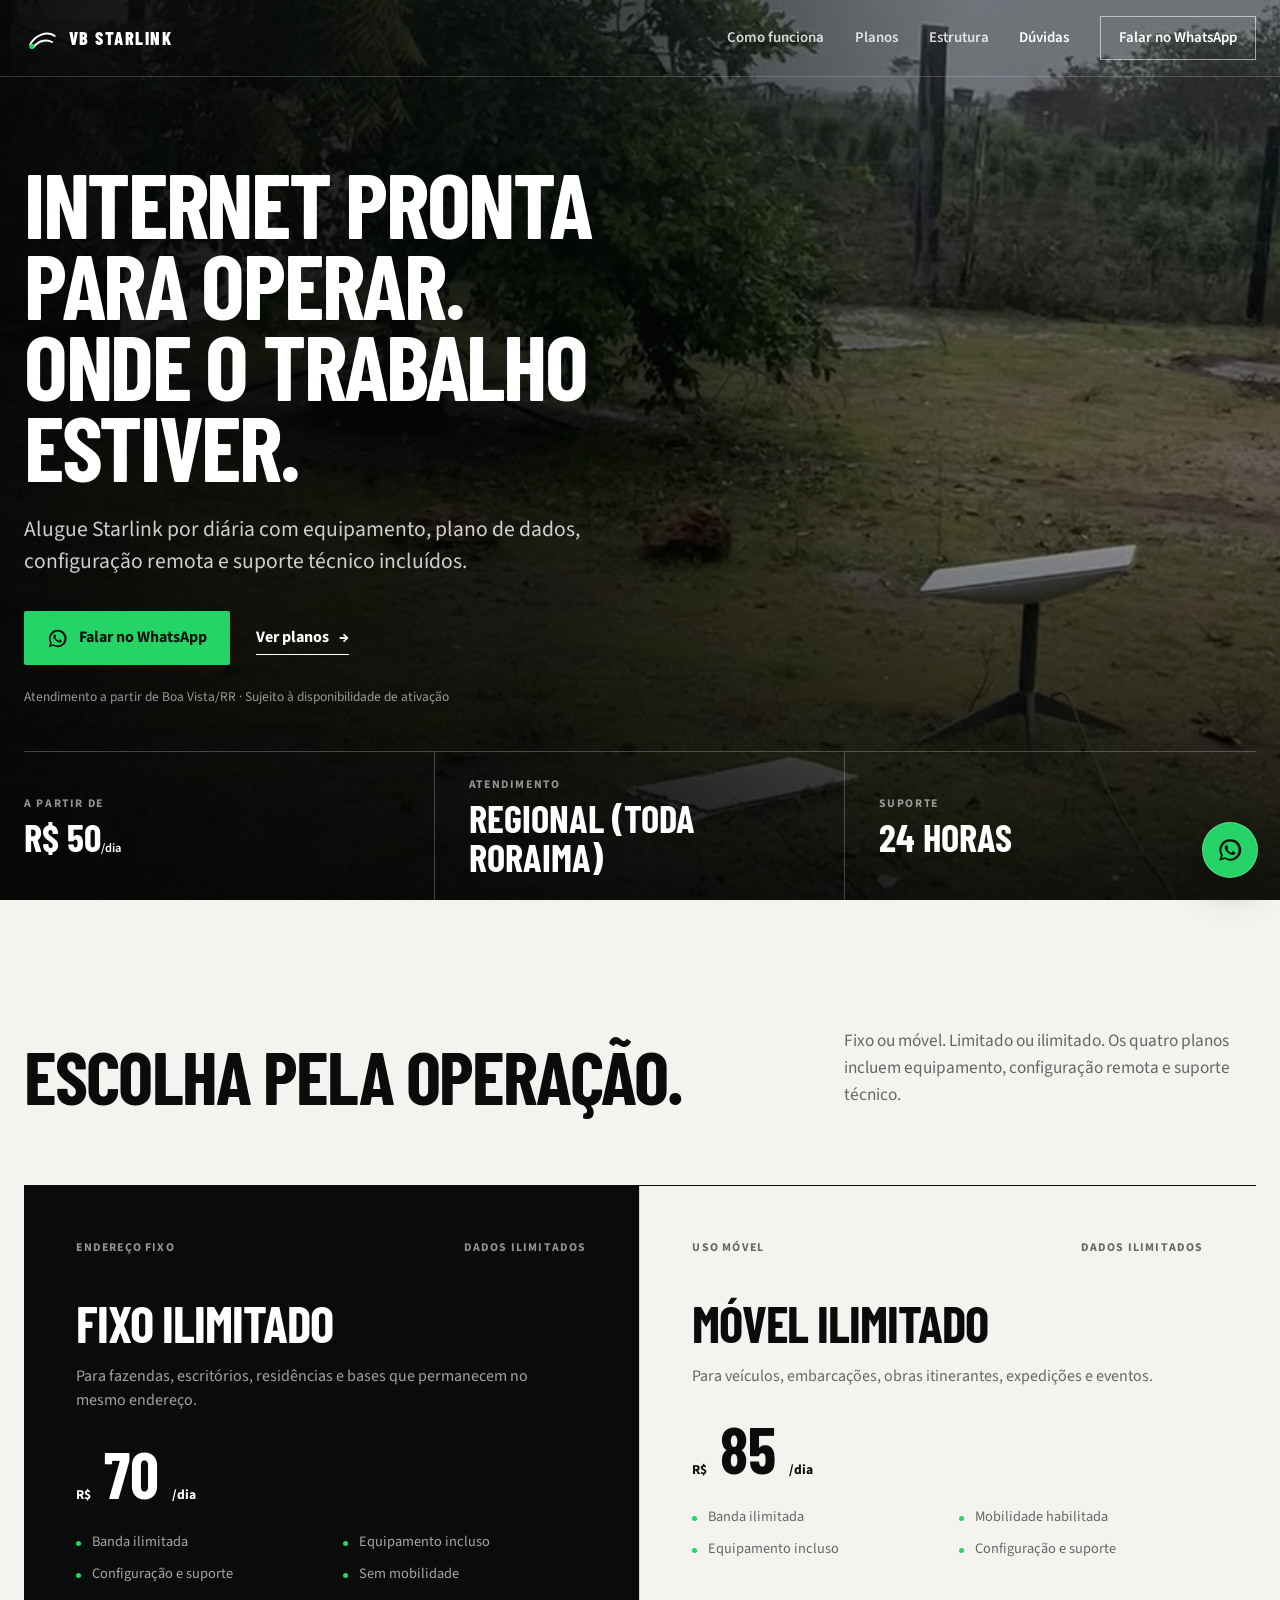
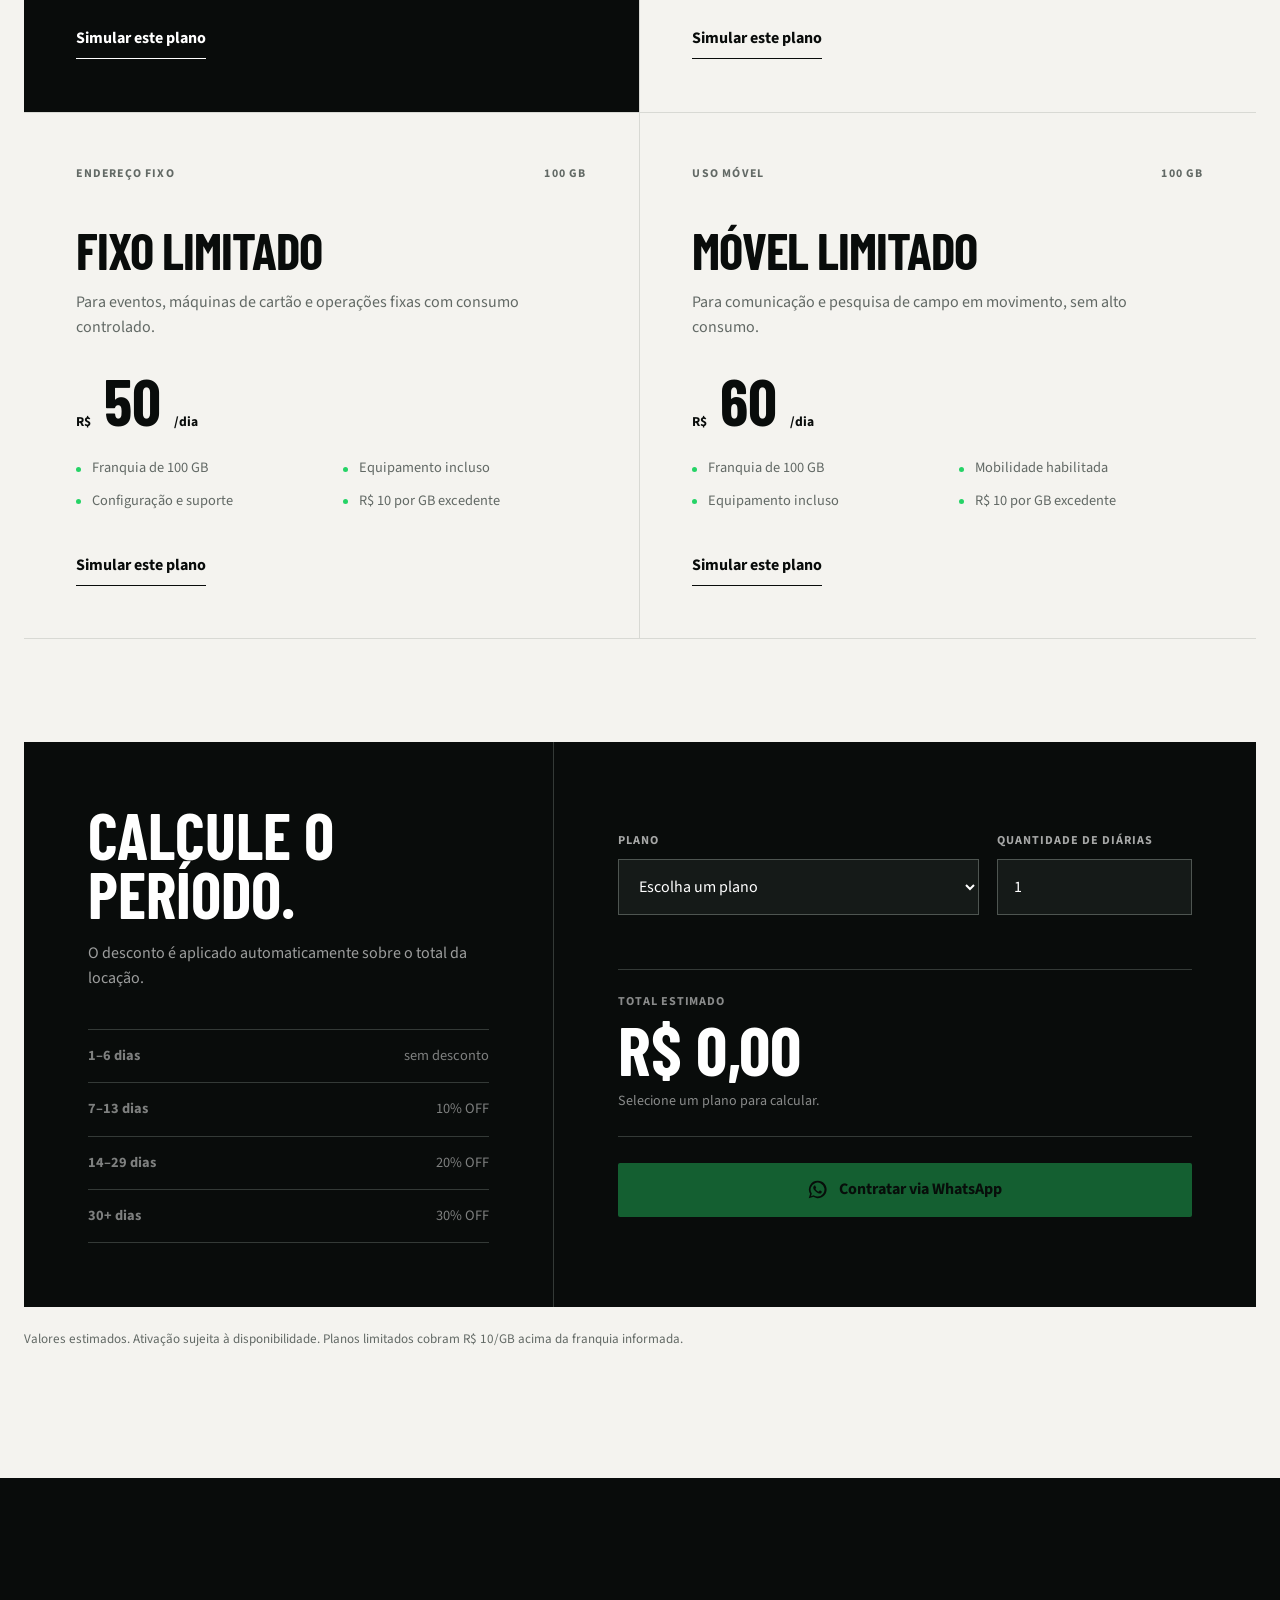
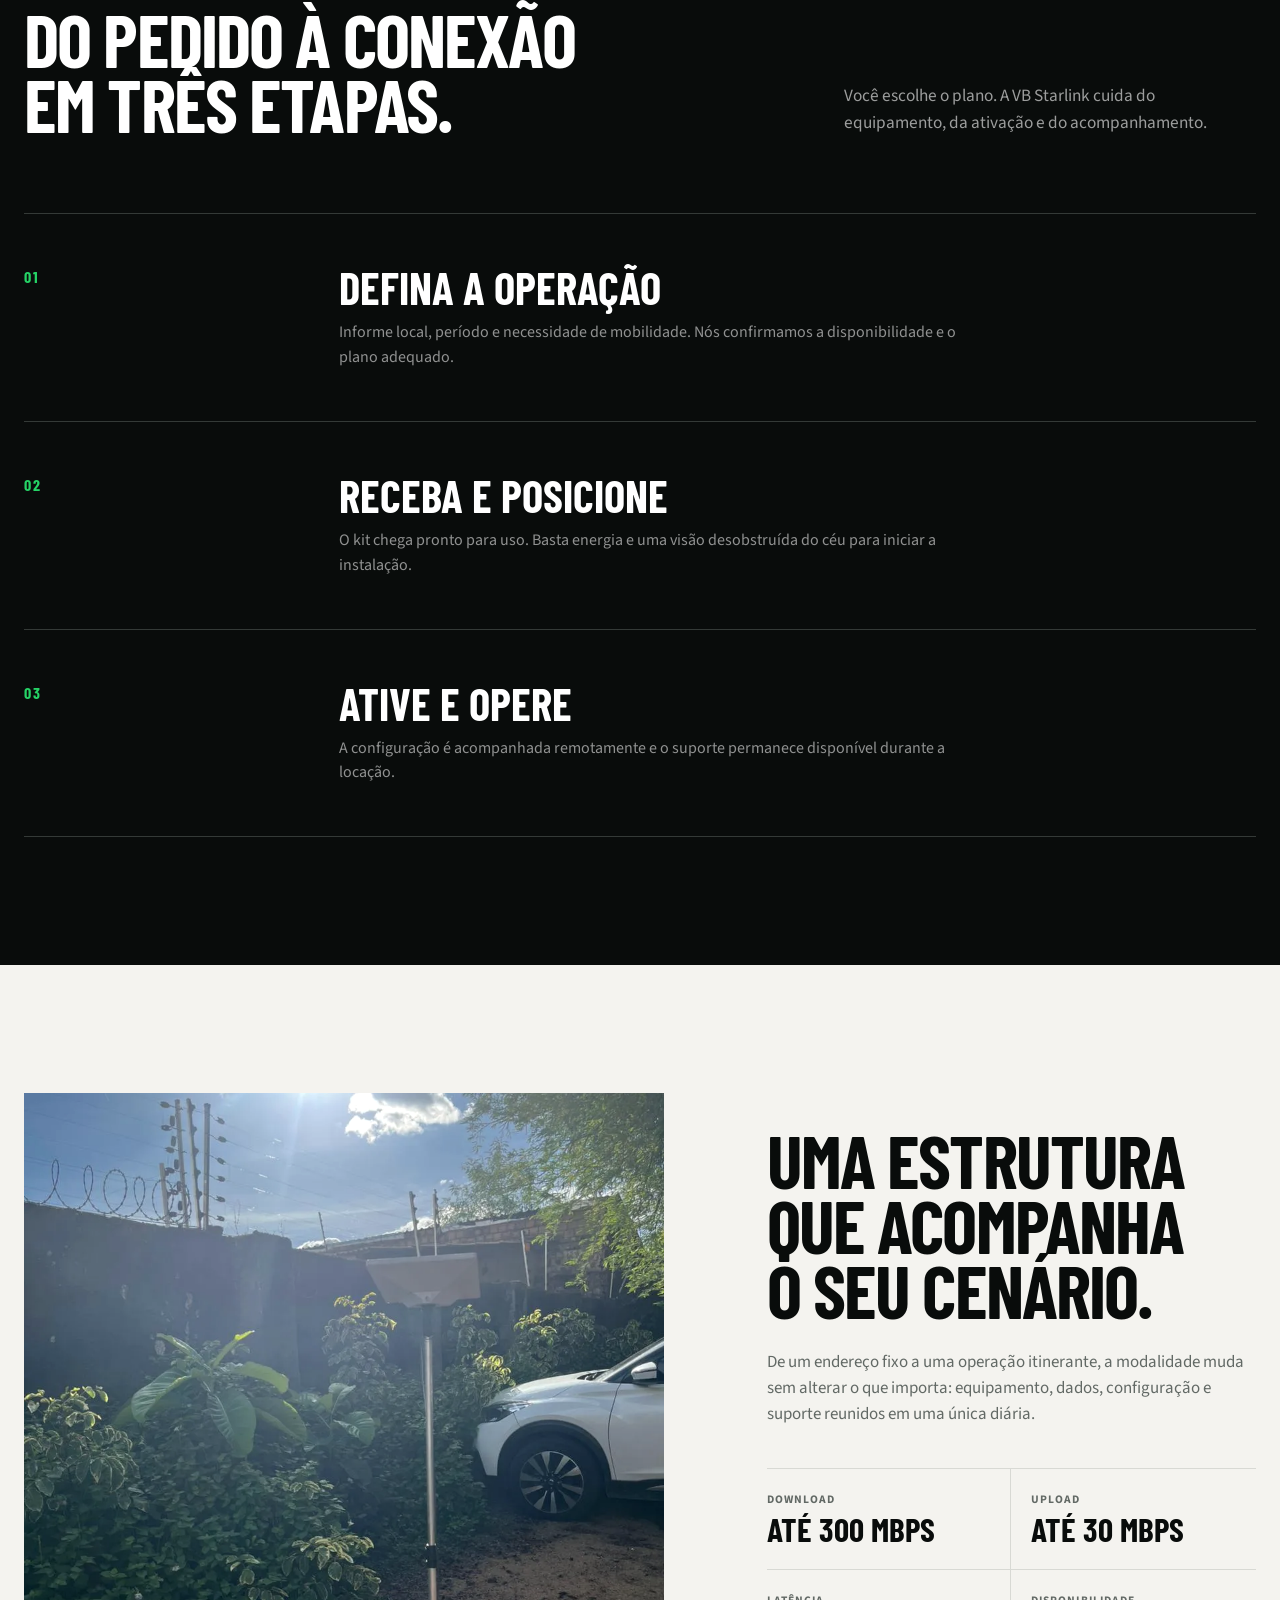
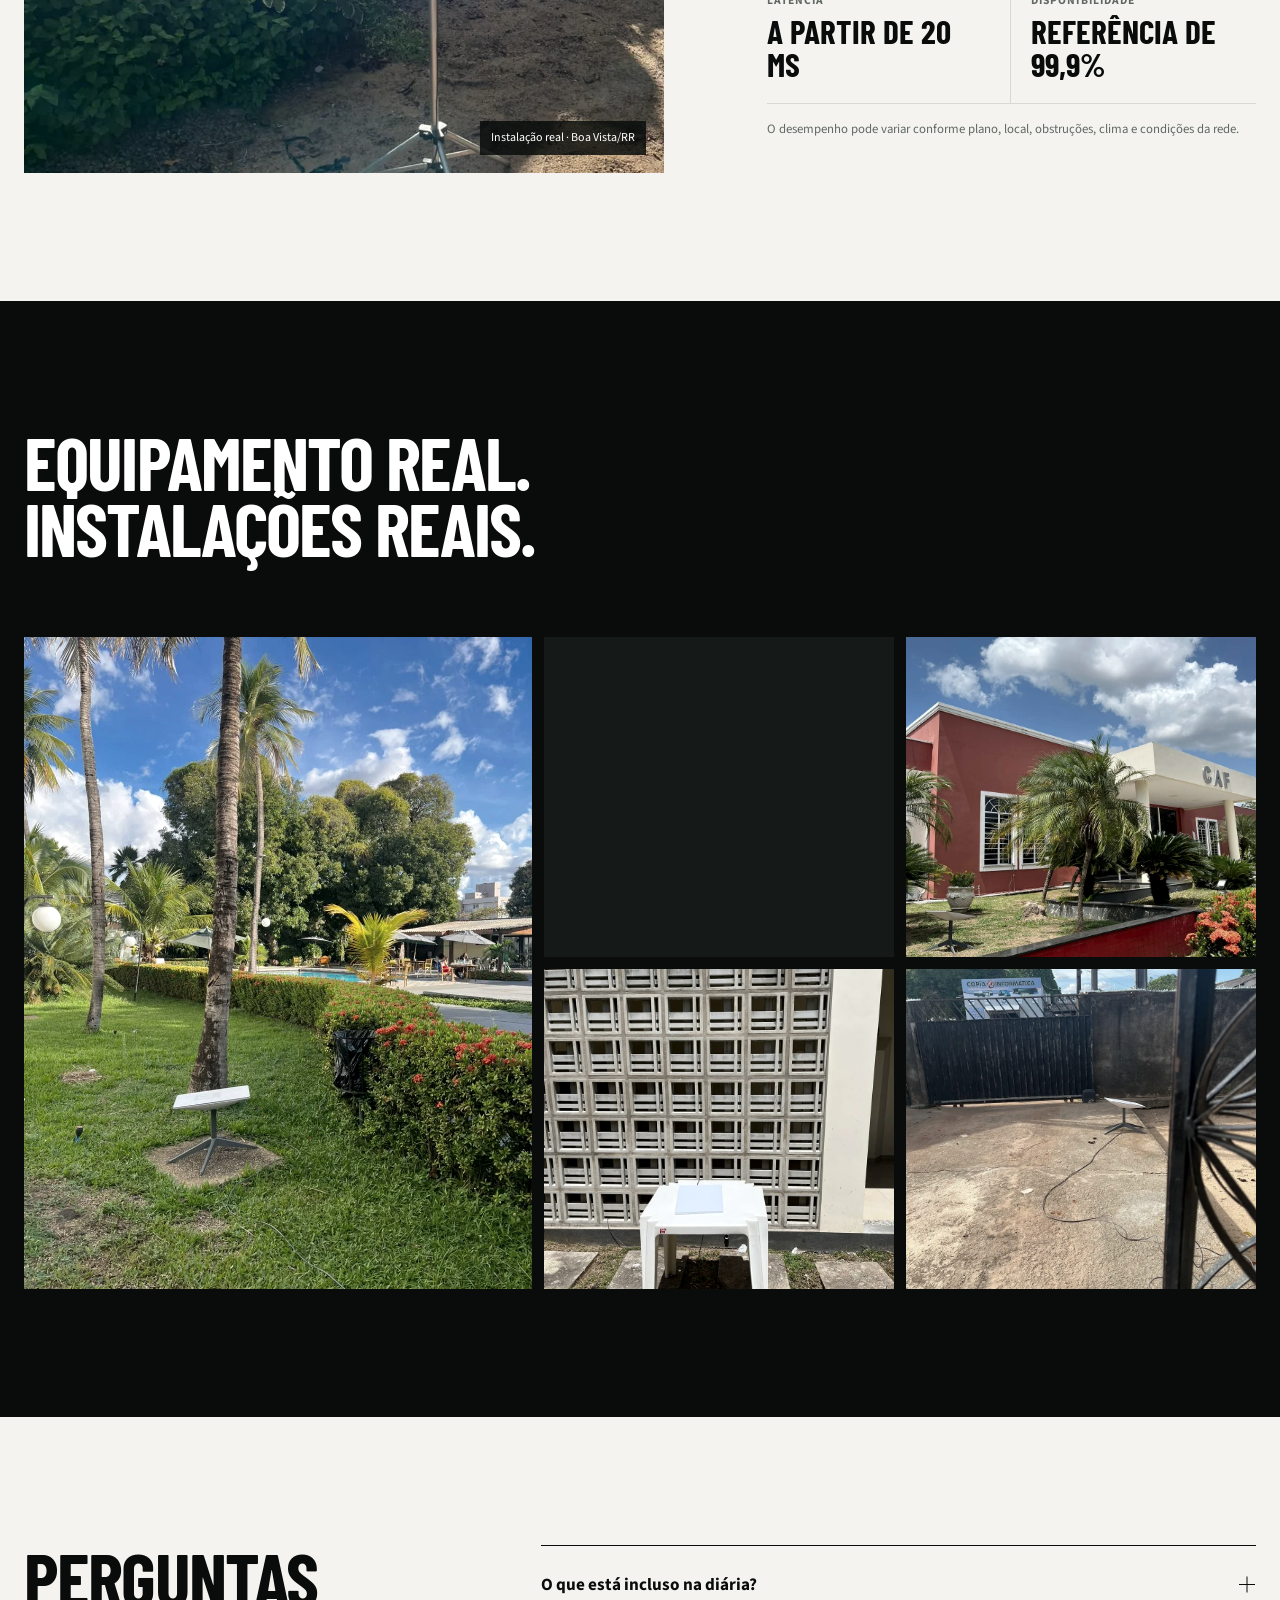
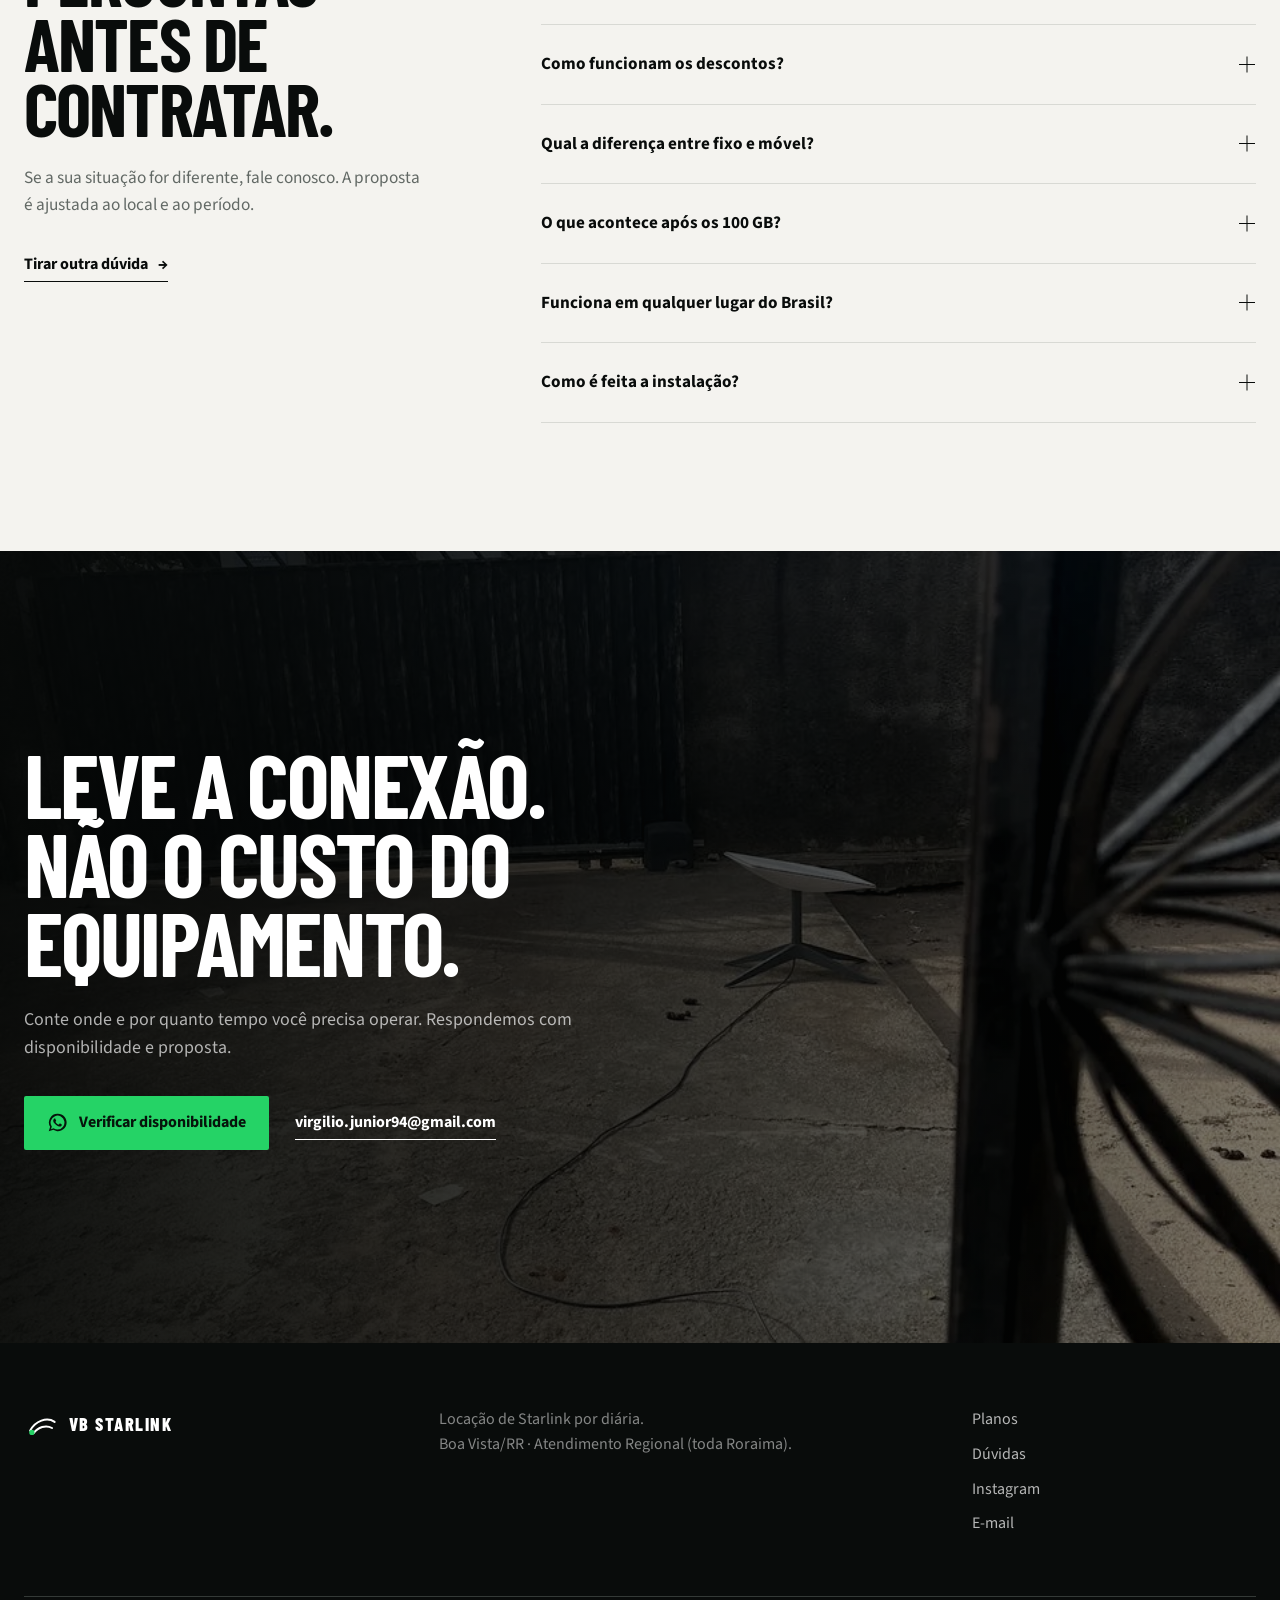
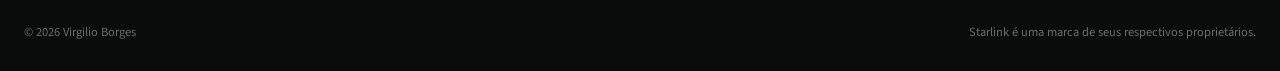
<file: index.html>
<!DOCTYPE html>
<html lang="pt-BR">
<head>
  <meta charset="UTF-8">
  <meta name="viewport" content="width=device-width, initial-scale=1">
  <title>VB Starlink | Locação de internet via satélite</title>
  <meta name="description" content="Alugue Starlink por diária com equipamento, plano de dados, configuração e suporte. Planos fixos e móveis a partir de R$ 50/dia.">
  <meta name="theme-color" content="#090c0b">
  <meta property="og:type" content="website">
  <meta property="og:locale" content="pt_BR">
  <meta property="og:title" content="VB Starlink | Internet pronta para operar">
  <meta property="og:description" content="Locação de Starlink por diária para empresas, fazendas, obras e eventos.">
  <meta property="og:image" content="https://virgiliojr94.github.io/reserva-starlink/gallery/starlink-02.webp">
  <link rel="canonical" href="https://virgiliojr94.github.io/reserva-starlink/">
  <link rel="icon" href="data:image/svg+xml,%3Csvg xmlns='http://www.w3.org/2000/svg' viewBox='0 0 64 64'%3E%3Crect width='64' height='64' rx='12' fill='%23090c0b'/%3E%3Cpath d='M13 42c9-15 29-21 42-9' fill='none' stroke='%23fff' stroke-width='5' stroke-linecap='round'/%3E%3Ccircle cx='17' cy='43' r='5' fill='%2325d366'/%3E%3C/svg%3E">
  <link rel="preconnect" href="https://fonts.googleapis.com">
  <link rel="preconnect" href="https://fonts.gstatic.com" crossorigin>
  <link rel="preload" as="image" href="media/hero-desktop-poster.webp" fetchpriority="high" media="(min-width: 701px)">
  <link rel="preload" as="image" href="media/hero-mobile-poster.webp" fetchpriority="high" media="(max-width: 700px)">
  <link href="https://fonts.googleapis.com/css2?family=Barlow+Condensed:wght@600;700;800&family=Source+Sans+3:wght@400;500;600;700&display=swap" rel="stylesheet">
  <script>document.documentElement.classList.add('js');</script>
  <link rel="stylesheet" href="styles.css">
  <script src="script.js" defer></script>
</head>
<body>
  <!--
  THESIS: Fotografias reais provam conexão em campo antes de qualquer promessa; a página recusa o hero genérico preso em um card.
  OWN-WORLD: Carbono e branco, fotografia documental em grande escala, display condensada, linhas precisas e verde apenas para a ação do WhatsApp.
  STORY: O visitante reconhece o cenário, entende a locação por diária, compara quatro modalidades, simula o período e inicia uma conversa qualificada.
  FIRST VIEWPORT: Navegação transparente, fotografia sob chuva em tela cheia, headline à esquerda, CTA imediato e trilho de provas encostado na segunda dobra.
  FORM: Padrão premium da categoria, composição A aprovada, direção canon do seed 24876561.
  FINISH: unreviewed and undocumented is unfinished; this build ends with the finish review, the verdict, and DESIGN.md
  -->
  <a class="skip-link" href="#conteudo">Ir para o conteúdo</a>

  <header class="site-header" id="site-header">
    <nav class="nav shell" aria-label="Navegação principal">
      <a class="brand" href="#inicio" aria-label="VB Starlink — início">
        <svg class="brand-mark" viewBox="0 0 40 40" aria-hidden="true">
          <path d="M7 27c6-11 19-16 28-10"></path>
          <path d="M11 30c5-7 14-10 21-6"></path>
          <circle cx="9" cy="29" r="3"></circle>
        </svg>
        <span>VB STARLINK</span>
      </a>
      <button class="nav-toggle" type="button" aria-expanded="false" aria-controls="nav-links" aria-label="Abrir menu">
        <span></span><span></span>
      </button>
      <div class="nav-links" id="nav-links">
        <a href="#como-funciona">Como funciona</a>
        <a href="#planos">Planos</a>
        <a href="#experiencia">Estrutura</a>
        <a href="#duvidas">Dúvidas</a>
        <a class="nav-contact" href="https://wa.me/5595981121572?text=Ol%C3%A1!%20Tenho%20interesse%20na%20loca%C3%A7%C3%A3o%20de%20Starlink." target="_blank" rel="noopener">Falar no WhatsApp</a>
      </div>
      <span class="scroll-progress" id="scroll-progress" aria-hidden="true"></span>
    </nav>
  </header>

  <main id="conteudo">
    <section class="hero" id="inicio" aria-labelledby="hero-title">
      <div class="hero-media" aria-hidden="true">
        <picture class="hero-poster">
          <source media="(max-width: 700px)" srcset="media/hero-mobile-poster.webp">
          <img src="media/hero-desktop-poster.webp" width="1080" height="608" alt="" fetchpriority="high" decoding="async">
        </picture>
        <video class="hero-video" id="hero-video" muted loop playsinline preload="none" tabindex="-1">
          <source data-src="media/hero-mobile.webm" type="video/webm" media="(max-width: 700px)">
          <source data-src="media/hero-mobile.mp4" type="video/mp4" media="(max-width: 700px)">
          <source data-src="media/hero-desktop.webm" type="video/webm">
          <source data-src="media/hero-desktop.mp4" type="video/mp4">
        </video>
      </div>
      <div class="hero-overlay"></div>
      <div class="hero-content shell">
        <div class="hero-copy">
          <h1 id="hero-title">Internet pronta para operar.<br> Onde o trabalho estiver.</h1>
          <p>Alugue Starlink por diária com equipamento, plano de dados, configuração remota e suporte técnico incluídos.</p>
          <div class="hero-actions">
            <a class="button button-whatsapp" href="https://wa.me/5595981121572?text=Ol%C3%A1!%20Tenho%20interesse%20na%20loca%C3%A7%C3%A3o%20de%20Starlink." target="_blank" rel="noopener">
              <svg viewBox="0 0 24 24" aria-hidden="true"><path d="M12.04 2a9.84 9.84 0 0 0-8.42 14.93L2 22l5.2-1.58A9.96 9.96 0 1 0 12.04 2Zm0 17.96a8.04 8.04 0 0 1-4.1-1.12l-.3-.18-3.08.94.96-3-.2-.31A7.91 7.91 0 1 1 12.04 20Zm4.4-5.93c-.24-.12-1.43-.7-1.65-.78-.22-.08-.38-.12-.55.12-.16.24-.62.78-.76.94-.14.16-.28.18-.52.06-.24-.12-1.02-.38-1.94-1.2a7.23 7.23 0 0 1-1.34-1.67c-.14-.24-.02-.37.1-.49.11-.11.25-.28.37-.42.12-.14.16-.24.24-.4.08-.16.04-.3-.02-.42-.06-.12-.55-1.31-.75-1.8-.2-.47-.4-.4-.55-.41h-.46c-.16 0-.42.06-.64.3-.22.24-.84.82-.84 2.01s.86 2.33.98 2.49c.12.16 1.7 2.6 4.12 3.64.58.25 1.03.4 1.38.51.58.18 1.1.16 1.52.1.46-.07 1.43-.58 1.63-1.15.2-.56.2-1.04.14-1.14-.06-.1-.22-.16-.46-.28Z"></path></svg>
              Falar no WhatsApp
            </a>
            <a class="text-link text-link-light" href="#planos">Ver planos <span aria-hidden="true">→</span></a>
          </div>
          <p class="hero-availability">Atendimento a partir de Boa Vista/RR · Sujeito à disponibilidade de ativação</p>
        </div>
      </div>
      <dl class="hero-proof shell" aria-label="Resumo da oferta">
        <div><dt>A partir de</dt><dd>R$ 50<small>/dia</small></dd></div>
        <div><dt>Atendimento</dt><dd>Regional (toda Roraima)</dd></div>
        <div><dt>Suporte</dt><dd>24 horas</dd></div>
      </dl>
    </section>

    <section class="plans section" id="planos" aria-labelledby="plans-title">
      <div class="shell">
        <div class="section-heading">
          <h2 id="plans-title">Escolha pela operação.</h2>
          <p>Fixo ou móvel. Limitado ou ilimitado. Os quatro planos incluem equipamento, configuração remota e suporte técnico.</p>
        </div>
        <div class="plan-grid">
          <article class="plan-card plan-card-featured" data-plan-card data-plan-id="fixo-ilimitado" data-plan-name="Fixo Ilimitado" data-price="70">
            <div class="plan-topline"><span>Endereço fixo</span><span>Dados ilimitados</span></div>
            <h3>Fixo Ilimitado</h3>
            <p class="plan-copy">Para fazendas, escritórios, residências e bases que permanecem no mesmo endereço.</p>
            <p class="plan-price"><span>R$</span> 70 <small>/dia</small></p>
            <ul class="plan-features"><li>Banda ilimitada</li><li>Equipamento incluso</li><li>Configuração e suporte</li><li>Sem mobilidade</li></ul>
            <button class="plan-select" type="button" data-select-plan>Simular este plano</button>
          </article>
          <article class="plan-card" data-plan-card data-plan-id="movel-ilimitado" data-plan-name="Móvel Ilimitado" data-price="85">
            <div class="plan-topline"><span>Uso móvel</span><span>Dados ilimitados</span></div>
            <h3>Móvel Ilimitado</h3>
            <p class="plan-copy">Para veículos, embarcações, obras itinerantes, expedições e eventos.</p>
            <p class="plan-price"><span>R$</span> 85 <small>/dia</small></p>
            <ul class="plan-features"><li>Banda ilimitada</li><li>Mobilidade habilitada</li><li>Equipamento incluso</li><li>Configuração e suporte</li></ul>
            <button class="plan-select" type="button" data-select-plan>Simular este plano</button>
          </article>
          <article class="plan-card" data-plan-card data-plan-id="fixo-limitado" data-plan-name="Fixo Limitado" data-price="50">
            <div class="plan-topline"><span>Endereço fixo</span><span>100 GB</span></div>
            <h3>Fixo Limitado</h3>
            <p class="plan-copy">Para eventos, máquinas de cartão e operações fixas com consumo controlado.</p>
            <p class="plan-price"><span>R$</span> 50 <small>/dia</small></p>
            <ul class="plan-features"><li>Franquia de 100 GB</li><li>Equipamento incluso</li><li>Configuração e suporte</li><li>R$ 10 por GB excedente</li></ul>
            <button class="plan-select" type="button" data-select-plan>Simular este plano</button>
          </article>
          <article class="plan-card" data-plan-card data-plan-id="movel-limitado" data-plan-name="Móvel Limitado" data-price="60">
            <div class="plan-topline"><span>Uso móvel</span><span>100 GB</span></div>
            <h3>Móvel Limitado</h3>
            <p class="plan-copy">Para comunicação e pesquisa de campo em movimento, sem alto consumo.</p>
            <p class="plan-price"><span>R$</span> 60 <small>/dia</small></p>
            <ul class="plan-features"><li>Franquia de 100 GB</li><li>Mobilidade habilitada</li><li>Equipamento incluso</li><li>R$ 10 por GB excedente</li></ul>
            <button class="plan-select" type="button" data-select-plan>Simular este plano</button>
          </article>
        </div>

        <div class="simulator" id="simulador">
          <div class="simulator-intro">
            <h3>Calcule o período.</h3>
            <p>O desconto é aplicado automaticamente sobre o total da locação.</p>
            <ol class="discount-ladder" aria-label="Faixas de desconto">
              <li data-discount-tier="0"><strong>1–6 dias</strong><span>sem desconto</span></li>
              <li data-discount-tier="7"><strong>7–13 dias</strong><span>10% OFF</span></li>
              <li data-discount-tier="14"><strong>14–29 dias</strong><span>20% OFF</span></li>
              <li data-discount-tier="30"><strong>30+ dias</strong><span>30% OFF</span></li>
            </ol>
          </div>
          <form class="simulator-form" id="simulator-form" novalidate>
            <div class="form-row">
              <div class="field"><label for="sim-plan">Plano</label><select id="sim-plan" name="plan" required><option value="">Escolha um plano</option></select></div>
              <div class="field"><label for="sim-days">Quantidade de diárias</label><input id="sim-days" name="days" type="number" min="1" max="365" inputmode="numeric" value="1" required></div>
            </div>
            <p class="form-error" id="sim-error" role="alert"></p>
            <div class="simulator-result" aria-live="polite">
              <div><span>Total estimado</span><output id="sim-total" for="sim-plan sim-days">R$ 0,00</output><p id="sim-detail">Selecione um plano para calcular.</p></div>
              <p class="sim-savings" id="sim-savings" hidden></p>
            </div>
            <a class="button button-whatsapp button-full is-disabled" id="sim-whatsapp" aria-disabled="true">
              <svg viewBox="0 0 24 24" aria-hidden="true"><path d="M12.04 2a9.84 9.84 0 0 0-8.42 14.93L2 22l5.2-1.58A9.96 9.96 0 1 0 12.04 2Zm0 17.96a8.04 8.04 0 0 1-4.1-1.12l-.3-.18-3.08.94.96-3-.2-.31A7.91 7.91 0 1 1 12.04 20Zm4.4-5.93c-.24-.12-1.43-.7-1.65-.78-.22-.08-.38-.12-.55.12-.16.24-.62.78-.76.94-.14.16-.28.18-.52.06-.24-.12-1.02-.38-1.94-1.2a7.23 7.23 0 0 1-1.34-1.67c-.14-.24-.02-.37.1-.49.11-.11.25-.28.37-.42.12-.14.16-.24.24-.4.08-.16.04-.3-.02-.42-.06-.12-.55-1.31-.75-1.8-.2-.47-.4-.4-.55-.41h-.46c-.16 0-.42.06-.64.3-.22.24-.84.82-.84 2.01s.86 2.33.98 2.49c.12.16 1.7 2.6 4.12 3.64.58.25 1.03.4 1.38.51.58.18 1.1.16 1.52.1.46-.07 1.43-.58 1.63-1.15.2-.56.2-1.04.14-1.14-.06-.1-.22-.16-.46-.28Z"></path></svg>
              Contratar via WhatsApp
            </a>
          </form>
        </div>
        <p class="commercial-note">Valores estimados. Ativação sujeita à disponibilidade. Planos limitados cobram R$ 10/GB acima da franquia informada.</p>
      </div>
    </section>

    <section class="process section section-dark" id="como-funciona" aria-labelledby="process-title">
      <div class="shell">
        <div class="section-heading section-heading-light">
          <h2 id="process-title">Do pedido à conexão em três etapas.</h2>
          <p>Você escolhe o plano. A VB Starlink cuida do equipamento, da ativação e do acompanhamento.</p>
        </div>
        <ol class="process-list">
          <li><span class="process-number">01</span><div><h3>Defina a operação</h3><p>Informe local, período e necessidade de mobilidade. Nós confirmamos a disponibilidade e o plano adequado.</p></div></li>
          <li><span class="process-number">02</span><div><h3>Receba e posicione</h3><p>O kit chega pronto para uso. Basta energia e uma visão desobstruída do céu para iniciar a instalação.</p></div></li>
          <li><span class="process-number">03</span><div><h3>Ative e opere</h3><p>A configuração é acompanhada remotamente e o suporte permanece disponível durante a locação.</p></div></li>
        </ol>
      </div>
    </section>

    <section class="experience section" id="experiencia" aria-labelledby="experience-title">
      <div class="shell experience-grid">
        <figure class="experience-media" data-reveal>
          <img src="gallery/starlink-02.webp" width="960" height="1280" alt="Antena Starlink instalada em área externa sob sol aberto" loading="lazy" decoding="async">
          <figcaption>Instalação real · Boa Vista/RR</figcaption>
        </figure>
        <div class="experience-copy">
          <h2 id="experience-title">Uma estrutura que acompanha o seu cenário.</h2>
          <p>De um endereço fixo a uma operação itinerante, a modalidade muda sem alterar o que importa: equipamento, dados, configuração e suporte reunidos em uma única diária.</p>
          <dl class="performance-list">
            <div><dt>Download</dt><dd>até 300 Mbps</dd></div>
            <div><dt>Upload</dt><dd>até 30 Mbps</dd></div>
            <div><dt>Latência</dt><dd>a partir de 20 ms</dd></div>
            <div><dt>Disponibilidade</dt><dd>referência de 99,9%</dd></div>
          </dl>
          <p class="performance-note">O desempenho pode variar conforme plano, local, obstruções, clima e condições da rede.</p>
        </div>
      </div>
    </section>

    <section class="gallery-section section section-dark" aria-labelledby="gallery-title">
      <div class="shell">
        <div class="section-heading section-heading-light">
          <h2 id="gallery-title">Equipamento real. Instalações reais.</h2>
          <p>Registros da estrutura em diferentes locais e condições de uso.</p>
        </div>
        <div class="photo-grid">
          <figure class="photo-large" data-reveal><img src="gallery/starlink-03.webp" width="960" height="1280" alt="Equipamento Starlink preparado para instalação" loading="lazy" decoding="async"></figure>
          <figure data-reveal><img src="gallery/starlink-04.webp" width="960" height="1280" alt="Antena Starlink conectada em área externa" loading="lazy" decoding="async"></figure>
          <figure data-reveal><img src="gallery/starlink-05.webp" width="960" height="1280" alt="Detalhe de uma antena Starlink instalada" loading="lazy" decoding="async"></figure>
          <figure data-reveal><img src="gallery/starlink-06.webp" width="960" height="1280" alt="Starlink em operação durante uma locação" loading="lazy" decoding="async"></figure>
          <figure data-reveal><img src="gallery/starlink-07.webp" width="960" height="1280" alt="Estrutura Starlink montada para cobertura de internet" loading="lazy" decoding="async"></figure>
        </div>
      </div>
    </section>

    <section class="faq section" id="duvidas" aria-labelledby="faq-title">
      <div class="shell faq-grid">
        <div class="section-heading">
          <h2 id="faq-title">Perguntas antes de contratar.</h2>
          <p>Se a sua situação for diferente, fale conosco. A proposta é ajustada ao local e ao período.</p>
          <a class="text-link" href="https://wa.me/5595981121572?text=Ol%C3%A1!%20Tenho%20interesse%20na%20loca%C3%A7%C3%A3o%20de%20Starlink." target="_blank" rel="noopener">Tirar outra dúvida <span aria-hidden="true">→</span></a>
        </div>
        <div class="faq-list">
          <details><summary>O que está incluso na diária?<span aria-hidden="true"></span></summary><p>Equipamento Starlink, roteador, plano de dados escolhido, configuração remota e suporte técnico durante a locação.</p></details>
          <details><summary>Como funcionam os descontos?<span aria-hidden="true"></span></summary><p>O desconto é progressivo sobre o total: 10% a partir de 7 diárias, 20% a partir de 14 e 30% a partir de 30 diárias.</p></details>
          <details><summary>Qual a diferença entre fixo e móvel?<span aria-hidden="true"></span></summary><p>O plano fixo permanece no endereço ativado. O plano móvel permite deslocamento entre veículos, embarcações, obras, eventos e outros locais.</p></details>
          <details><summary>O que acontece após os 100 GB?<span aria-hidden="true"></span></summary><p>Nos planos limitados, o consumo excedente é cobrado a R$ 10 por GB. A conexão permanece ativa e o excedente entra na cobrança final.</p></details>
          <details><summary>Funciona em qualquer lugar do Brasil?<span aria-hidden="true"></span></summary><p>O atendimento é Regional (toda Roraima), mas a ativação depende da disponibilidade do serviço e de uma instalação com visão desobstruída do céu.</p></details>
          <details><summary>Como é feita a instalação?<span aria-hidden="true"></span></summary><p>Você posiciona a antena em local aberto, conecta o equipamento à energia e recebe acompanhamento remoto para configuração e ativação.</p></details>
        </div>
      </div>
    </section>

    <section class="final-cta" id="contato" aria-labelledby="cta-title">
      <div class="final-cta-media" aria-hidden="true"><img src="gallery/starlink-07.webp" width="960" height="1280" alt="" loading="lazy" decoding="async"></div>
      <div class="final-cta-overlay"></div>
      <div class="shell final-cta-content">
        <h2 id="cta-title">Leve a conexão.<br> Não o custo do equipamento.</h2>
        <p>Conte onde e por quanto tempo você precisa operar. Respondemos com disponibilidade e proposta.</p>
        <div class="final-actions">
          <a class="button button-whatsapp" href="https://wa.me/5595981121572?text=Ol%C3%A1!%20Tenho%20interesse%20na%20loca%C3%A7%C3%A3o%20de%20Starlink%20para%20minha%20empresa." target="_blank" rel="noopener">
            <svg viewBox="0 0 24 24" aria-hidden="true"><path d="M12.04 2a9.84 9.84 0 0 0-8.42 14.93L2 22l5.2-1.58A9.96 9.96 0 1 0 12.04 2Zm0 17.96a8.04 8.04 0 0 1-4.1-1.12l-.3-.18-3.08.94.96-3-.2-.31A7.91 7.91 0 1 1 12.04 20Zm4.4-5.93c-.24-.12-1.43-.7-1.65-.78-.22-.08-.38-.12-.55.12-.16.24-.62.78-.76.94-.14.16-.28.18-.52.06-.24-.12-1.02-.38-1.94-1.2a7.23 7.23 0 0 1-1.34-1.67c-.14-.24-.02-.37.1-.49.11-.11.25-.28.37-.42.12-.14.16-.24.24-.4.08-.16.04-.3-.02-.42-.06-.12-.55-1.31-.75-1.8-.2-.47-.4-.4-.55-.41h-.46c-.16 0-.42.06-.64.3-.22.24-.84.82-.84 2.01s.86 2.33.98 2.49c.12.16 1.7 2.6 4.12 3.64.58.25 1.03.4 1.38.51.58.18 1.1.16 1.52.1.46-.07 1.43-.58 1.63-1.15.2-.56.2-1.04.14-1.14-.06-.1-.22-.16-.46-.28Z"></path></svg>
            Verificar disponibilidade
          </a>
          <a class="text-link text-link-light" href="mailto:virgilio.junior94@gmail.com">virgilio.junior94@gmail.com</a>
        </div>
      </div>
    </section>
  </main>

  <footer class="footer">
    <div class="shell footer-main">
      <a class="brand brand-footer" href="#inicio" aria-label="VB Starlink — início">
        <svg class="brand-mark" viewBox="0 0 40 40" aria-hidden="true"><path d="M7 27c6-11 19-16 28-10"></path><path d="M11 30c5-7 14-10 21-6"></path><circle cx="9" cy="29" r="3"></circle></svg>
        <span>VB STARLINK</span>
      </a>
      <p>Locação de Starlink por diária.<br>Boa Vista/RR · Atendimento Regional (toda Roraima).</p>
      <div class="footer-links">
        <a href="#planos">Planos</a><a href="#duvidas">Dúvidas</a>
        <a href="https://www.instagram.com/capsuleinfo_rr" target="_blank" rel="noopener">Instagram</a>
        <a href="mailto:virgilio.junior94@gmail.com">E-mail</a>
      </div>
    </div>
    <div class="shell footer-bottom"><span>© <span id="current-year">2026</span> Virgilio Borges</span><span>Starlink é uma marca de seus respectivos proprietários.</span></div>
  </footer>

  <a class="whatsapp-float" href="https://wa.me/5595981121572?text=Ol%C3%A1!%20Tenho%20interesse%20na%20loca%C3%A7%C3%A3o%20de%20Starlink." target="_blank" rel="noopener" aria-label="Falar com a VB Starlink no WhatsApp">
    <svg viewBox="0 0 24 24" aria-hidden="true"><path d="M12.04 2a9.84 9.84 0 0 0-8.42 14.93L2 22l5.2-1.58A9.96 9.96 0 1 0 12.04 2Zm0 17.96a8.04 8.04 0 0 1-4.1-1.12l-.3-.18-3.08.94.96-3-.2-.31A7.91 7.91 0 1 1 12.04 20Zm4.4-5.93c-.24-.12-1.43-.7-1.65-.78-.22-.08-.38-.12-.55.12-.16.24-.62.78-.76.94-.14.16-.28.18-.52.06-.24-.12-1.02-.38-1.94-1.2a7.23 7.23 0 0 1-1.34-1.67c-.14-.24-.02-.37.1-.49.11-.11.25-.28.37-.42.12-.14.16-.24.24-.4.08-.16.04-.3-.02-.42-.06-.12-.55-1.31-.75-1.8-.2-.47-.4-.4-.55-.41h-.46c-.16 0-.42.06-.64.3-.22.24-.84.82-.84 2.01s.86 2.33.98 2.49c.12.16 1.7 2.6 4.12 3.64.58.25 1.03.4 1.38.51.58.18 1.1.16 1.52.1.46-.07 1.43-.58 1.63-1.15.2-.56.2-1.04.14-1.14-.06-.1-.22-.16-.46-.28Z"></path></svg>
  </a>
</body>
</html>
</file>
<file: styles.css>
:root {
  color-scheme: light;
  --ink: #090c0b;
  --ink-soft: #151a18;
  --paper: #f4f3ef;
  --white: #fff;
  --muted: #626965;
  --line: #d8d9d4;
  --line-dark: #343a37;
  --green: #25d366;
  --green-dark: #128c48;
  --display: "Barlow Condensed", "Arial Narrow", sans-serif;
  --body: "Source Sans 3", Arial, sans-serif;
  --shell: min(1240px, calc(100vw - 48px));
  --ease-out: cubic-bezier(.23, 1, .32, 1);
  --ease-in-out: cubic-bezier(.77, 0, .175, 1);
}

*,
*::before,
*::after {
  box-sizing: border-box;
}

html {
  scroll-behavior: smooth;
  scroll-padding-top: 88px;
}

body {
  margin: 0;
  background: var(--paper);
  color: var(--ink);
  font-family: var(--body);
  font-size: 1rem;
  line-height: 1.55;
  text-rendering: optimizeLegibility;
  -webkit-font-smoothing: antialiased;
}

body.menu-open {
  overflow: hidden;
}

img,
svg {
  display: block;
}

img {
  max-width: 100%;
}

a {
  color: inherit;
}

button,
input,
select {
  font: inherit;
}

button,
summary,
a {
  -webkit-tap-highlight-color: transparent;
}

button {
  color: inherit;
}

:focus-visible {
  outline: 3px solid var(--green);
  outline-offset: 4px;
}

::selection {
  background: var(--green);
  color: var(--ink);
}

.shell {
  width: var(--shell);
  margin-inline: auto;
}

.skip-link {
  position: fixed;
  z-index: 1000;
  top: 12px;
  left: 12px;
  padding: 10px 16px;
  background: var(--white);
  color: var(--ink);
  font-weight: 700;
  transform: translateY(-160%);
}

.skip-link:focus {
  transform: translateY(0);
}

.site-header {
  position: fixed;
  z-index: 100;
  inset: 0 0 auto;
  color: var(--white);
  border-bottom: 1px solid rgb(255 255 255 / 18%);
  transition: background-color 220ms ease, border-color 220ms ease, box-shadow 220ms ease;
}

.site-header.is-scrolled,
.site-header.menu-open {
  background: rgb(9 12 11 / 88%);
  border-bottom-color: var(--line-dark);
  box-shadow: 0 10px 32px rgb(0 0 0 / 18%);
  backdrop-filter: blur(16px) saturate(140%);
}

.scroll-progress {
  position: absolute;
  right: 0;
  bottom: -1px;
  left: 0;
  height: 2px;
  background: var(--green);
  transform: scaleX(0);
  transform-origin: left center;
  will-change: transform;
}

.nav {
  min-height: 76px;
  display: flex;
  align-items: center;
  justify-content: space-between;
  gap: 32px;
}

.brand {
  display: inline-flex;
  align-items: center;
  gap: 10px;
  color: inherit;
  font-family: var(--display);
  font-size: 1.14rem;
  font-weight: 800;
  letter-spacing: .08em;
  line-height: 1;
  text-decoration: none;
}

.brand-mark {
  width: 35px;
  height: 35px;
  fill: none;
  stroke: currentColor;
  stroke-width: 2.3;
  stroke-linecap: round;
}

.brand-mark circle {
  fill: var(--green);
  stroke: none;
}

.nav-links {
  display: flex;
  align-items: center;
  gap: clamp(20px, 2.4vw, 38px);
}

.nav-links > a {
  color: rgb(255 255 255 / 82%);
  font-size: .93rem;
  font-weight: 600;
  text-decoration: none;
  transition: color 180ms ease;
}

.nav-links > a[aria-current="true"] {
  color: var(--white);
}

.nav-links .nav-contact {
  min-height: 44px;
  display: inline-flex;
  align-items: center;
  justify-content: center;
  padding: 0 18px;
  border: 1px solid rgb(255 255 255 / 56%);
  color: var(--white);
}

.nav-toggle {
  width: 46px;
  height: 46px;
  display: none;
  border: 1px solid rgb(255 255 255 / 36%);
  border-radius: 0;
  background: transparent;
  cursor: pointer;
}

.nav-toggle span {
  width: 18px;
  height: 1px;
  display: block;
  margin: 5px auto;
  background: currentColor;
  transition: transform 180ms ease;
}

.nav-toggle[aria-expanded="true"] span:first-child {
  transform: translateY(3px) rotate(45deg);
}

.nav-toggle[aria-expanded="true"] span:last-child {
  transform: translateY(-3px) rotate(-45deg);
}

.hero {
  position: relative;
  min-height: 100svh;
  display: flex;
  align-items: center;
  overflow: hidden;
  background: var(--ink);
  color: var(--white);
  isolation: isolate;
}

.hero-media,
.hero-overlay {
  position: absolute;
  z-index: -2;
  inset: 0;
}

.hero-poster,
.hero-media img,
.hero-video {
  position: absolute;
  inset: 0;
  width: 100%;
  height: 100%;
}

.hero-poster {
  display: block;
}

.hero-media img,
.hero-video {
  object-fit: cover;
  object-position: center;
  filter: saturate(.72) contrast(1.07) brightness(.74);
}

.hero-media img {
  transform: scale(1.025);
  transition: transform 1100ms cubic-bezier(.16, 1, .3, 1);
}

.hero-video {
  opacity: 0;
  transition: opacity 700ms var(--ease-out);
}

.hero-video.is-ready {
  opacity: 1;
}

.is-loaded .hero-media img {
  transform: scale(1);
}

@keyframes hero-enter {
  from {
    opacity: 0;
    transform: translateY(24px);
  }

  to {
    opacity: 1;
    transform: translateY(0);
  }
}

@keyframes nav-enter {
  from {
    opacity: 0;
    transform: translateY(-10px);
  }

  to {
    opacity: 1;
    transform: translateY(0);
  }
}

.js .hero-copy > *,
.js .hero-proof > div {
  animation: hero-enter 760ms var(--ease-out) both;
}

.js .hero-copy > :nth-child(1) { animation-delay: 90ms; }
.js .hero-copy > :nth-child(2) { animation-delay: 165ms; }
.js .hero-copy > :nth-child(3) { animation-delay: 240ms; }
.js .hero-copy > :nth-child(4) { animation-delay: 315ms; }
.js .hero-proof > :nth-child(1) { animation-delay: 380ms; }
.js .hero-proof > :nth-child(2) { animation-delay: 440ms; }
.js .hero-proof > :nth-child(3) { animation-delay: 500ms; }

.js .site-header .brand,
.js .site-header .nav-links > a,
.js .site-header .nav-toggle {
  animation: nav-enter 540ms var(--ease-out) both;
}

.js .site-header .nav-links > :nth-child(1) { animation-delay: 45ms; }
.js .site-header .nav-links > :nth-child(2) { animation-delay: 80ms; }
.js .site-header .nav-links > :nth-child(3) { animation-delay: 115ms; }
.js .site-header .nav-links > :nth-child(4) { animation-delay: 150ms; }
.js .site-header .nav-links > :nth-child(5) { animation-delay: 185ms; }

.hero-overlay {
  z-index: -1;
  background: linear-gradient(90deg, rgb(5 7 6 / 92%) 0%, rgb(5 7 6 / 66%) 43%, rgb(5 7 6 / 18%) 75%), linear-gradient(0deg, rgb(5 7 6 / 82%) 0%, transparent 45%);
}

.hero-content {
  position: relative;
  z-index: 1;
  padding-block: 160px 190px;
}

.hero-copy {
  max-width: 800px;
}

.hero h1,
.section-heading h2,
.experience-copy h2,
.final-cta h2 {
  margin: 0;
  font-family: var(--display);
  font-weight: 700;
  line-height: .88;
  letter-spacing: -.025em;
  text-transform: uppercase;
  text-wrap: balance;
}

.hero h1 {
  max-width: 900px;
  font-size: clamp(3.6rem, 7.2vw, 6rem);
}

.hero-copy > p:not(.hero-availability) {
  max-width: 650px;
  margin: 28px 0 0;
  color: rgb(255 255 255 / 80%);
  font-size: clamp(1.1rem, 1.7vw, 1.35rem);
  line-height: 1.45;
}

.hero-actions,
.final-actions {
  display: flex;
  align-items: center;
  flex-wrap: wrap;
  gap: 26px;
  margin-top: 34px;
}

.button {
  min-height: 54px;
  display: inline-flex;
  align-items: center;
  justify-content: center;
  gap: 11px;
  padding: 0 22px;
  border: 1px solid transparent;
  border-radius: 2px;
  font-weight: 700;
  line-height: 1.1;
  text-align: center;
  text-decoration: none;
  transition: background-color 180ms ease, border-color 180ms ease, color 180ms ease, transform 140ms ease;
}

.button svg {
  width: 21px;
  height: 21px;
  flex: 0 0 auto;
  fill: currentColor;
}

.button-whatsapp {
  background: var(--green);
  color: #06140b;
}

.button:active,
.plan-select:active,
.nav-toggle:active,
.whatsapp-float:active {
  transform: scale(.97);
}

.text-link {
  display: inline-flex;
  align-items: center;
  gap: 10px;
  padding-block: 7px;
  border-bottom: 1px solid currentColor;
  color: var(--ink);
  font-weight: 700;
  line-height: 1.2;
  text-decoration: none;
}

.text-link span {
  transition: transform 180ms ease;
}

.text-link-light {
  color: var(--white);
}

.hero-availability {
  margin: 22px 0 0;
  color: rgb(255 255 255 / 58%);
  font-size: .84rem;
}

.hero-proof {
  position: absolute;
  z-index: 2;
  right: 0;
  bottom: 0;
  left: 0;
  display: grid;
  grid-template-columns: repeat(3, 1fr);
  margin-bottom: 0;
  border-top: 1px solid rgb(255 255 255 / 24%);
}

.hero-proof > div {
  min-height: 132px;
  display: flex;
  flex-direction: column;
  justify-content: center;
  padding: 24px 34px;
  border-right: 1px solid rgb(255 255 255 / 24%);
}

.hero-proof > div:first-child {
  padding-left: 0;
}

.hero-proof > div:last-child {
  border-right: 0;
}

.hero-proof dt {
  margin-bottom: 5px;
  color: rgb(255 255 255 / 56%);
  font-size: .73rem;
  font-weight: 700;
  letter-spacing: .14em;
  text-transform: uppercase;
}

.hero-proof dd {
  margin: 0;
  font-family: var(--display);
  font-size: clamp(1.8rem, 3vw, 2.55rem);
  font-weight: 700;
  line-height: 1;
  text-transform: uppercase;
}

.hero-proof small {
  font-family: var(--body);
  font-size: .78rem;
  font-weight: 600;
  text-transform: none;
}

.section {
  padding-block: clamp(86px, 10vw, 148px);
}

.section-dark {
  background: var(--ink);
  color: var(--white);
}

.section-heading {
  display: grid;
  grid-template-columns: minmax(0, 1.2fr) minmax(280px, .65fr);
  align-items: end;
  gap: 60px;
  margin-bottom: clamp(48px, 6vw, 78px);
}

.section-heading h2,
.experience-copy h2 {
  font-size: clamp(3rem, 5.8vw, 5.25rem);
}

.section-heading > p {
  max-width: 520px;
  margin: 0;
  color: var(--muted);
  font-size: 1.08rem;
}

.section-heading-light > p {
  color: rgb(255 255 255 / 60%);
}

.plan-grid {
  display: grid;
  grid-template-columns: repeat(2, minmax(0, 1fr));
  border-top: 1px solid var(--ink);
}

.plan-card {
  position: relative;
  min-height: 520px;
  display: flex;
  flex-direction: column;
  padding: clamp(30px, 4.1vw, 54px);
  border-right: 1px solid var(--line);
  border-bottom: 1px solid var(--line);
  background: transparent;
  transition: background-color 220ms ease, color 220ms ease;
}

.plan-card:nth-child(2n) {
  border-right: 0;
}

.plan-card-featured,
.plan-card.is-selected {
  background: var(--ink);
  color: var(--white);
}

.plan-topline {
  display: flex;
  justify-content: space-between;
  gap: 16px;
  color: var(--muted);
  font-size: .74rem;
  font-weight: 700;
  letter-spacing: .1em;
  text-transform: uppercase;
}

.plan-card-featured .plan-topline,
.plan-card.is-selected .plan-topline {
  color: rgb(255 255 255 / 56%);
}

.plan-card h3 {
  margin: 42px 0 16px;
  font-family: var(--display);
  font-size: clamp(2.4rem, 4vw, 4rem);
  font-weight: 700;
  letter-spacing: -.02em;
  line-height: .95;
  text-transform: uppercase;
}

.plan-copy {
  max-width: 480px;
  margin: 0;
  color: var(--muted);
}

.plan-card-featured .plan-copy,
.plan-card.is-selected .plan-copy {
  color: rgb(255 255 255 / 62%);
}

.plan-price {
  margin: 32px 0 28px;
  font-family: var(--display);
  font-size: clamp(3rem, 5vw, 4.6rem);
  font-weight: 700;
  line-height: .9;
  transition: transform 260ms var(--ease-out);
}

.plan-card.is-selected .plan-price {
  transform: translateX(8px);
}

.plan-price > span,
.plan-price small {
  font-family: var(--body);
  font-size: .85rem;
  font-weight: 700;
}

.plan-features {
  display: grid;
  grid-template-columns: repeat(2, minmax(0, 1fr));
  gap: 10px 22px;
  margin: 0 0 34px;
  padding: 0;
  color: var(--muted);
  list-style: none;
}

.plan-card-featured .plan-features,
.plan-card.is-selected .plan-features {
  color: rgb(255 255 255 / 64%);
}

.plan-features li {
  position: relative;
  padding-left: 16px;
  font-size: .9rem;
}

.plan-features li::before {
  position: absolute;
  top: .68em;
  left: 0;
  width: 5px;
  height: 5px;
  background: var(--green);
  border-radius: 50%;
  content: "";
}

.plan-select {
  width: max-content;
  margin-top: auto;
  padding: 7px 0;
  border: 0;
  border-bottom: 1px solid currentColor;
  background: transparent;
  color: inherit;
  font-weight: 700;
  cursor: pointer;
  transition: color 180ms ease, transform 140ms ease;
}

.simulator {
  display: grid;
  grid-template-columns: minmax(0, .86fr) minmax(0, 1.14fr);
  margin-top: clamp(62px, 8vw, 110px);
  background: var(--ink);
  color: var(--white);
}

.simulator-intro,
.simulator-form {
  padding: clamp(34px, 5vw, 68px);
}

.simulator-intro {
  border-right: 1px solid var(--line-dark);
}

.simulator-intro h3 {
  margin: 0;
  font-family: var(--display);
  font-size: clamp(2.6rem, 5vw, 4.7rem);
  line-height: .92;
  text-transform: uppercase;
}

.simulator-intro > p {
  max-width: 440px;
  margin: 18px 0 38px;
  color: rgb(255 255 255 / 60%);
}

.discount-ladder {
  margin: 0;
  padding: 0;
  border-top: 1px solid var(--line-dark);
  list-style: none;
}

.discount-ladder li {
  display: flex;
  justify-content: space-between;
  gap: 18px;
  padding: 15px 0;
  border-bottom: 1px solid var(--line-dark);
  color: rgb(255 255 255 / 48%);
  font-size: .9rem;
  transition: color 180ms ease, transform 180ms ease;
}

.discount-ladder li[aria-current="true"] {
  color: var(--green);
  transform: translateX(12px);
}

.simulator-form {
  display: flex;
  flex-direction: column;
  justify-content: center;
}

.form-row {
  display: grid;
  grid-template-columns: 1.3fr .7fr;
  gap: 18px;
}

.field label {
  display: block;
  margin-bottom: 8px;
  color: rgb(255 255 255 / 64%);
  font-size: .76rem;
  font-weight: 700;
  letter-spacing: .08em;
  text-transform: uppercase;
}

.field select,
.field input {
  width: 100%;
  min-height: 56px;
  border: 1px solid #4e5551;
  border-radius: 0;
  background-color: var(--ink-soft);
  color: var(--white);
  padding: 0 16px;
}

.field select {
  cursor: pointer;
}

.field input:invalid:not(:focus),
.field select:invalid:not(:focus) {
  box-shadow: none;
}

.form-error {
  min-height: 24px;
  margin: 8px 0 0;
  color: #ff9d9d;
  font-size: .88rem;
}

.simulator-result {
  display: flex;
  align-items: end;
  justify-content: space-between;
  gap: 24px;
  margin: 22px 0 26px;
  padding-block: 23px;
  border-block: 1px solid var(--line-dark);
}

.simulator-result span {
  display: block;
  margin-bottom: 8px;
  color: rgb(255 255 255 / 52%);
  font-size: .76rem;
  font-weight: 700;
  letter-spacing: .08em;
  text-transform: uppercase;
}

#sim-total {
  display: block;
  font-family: var(--display);
  font-size: clamp(3rem, 5.4vw, 5rem);
  font-weight: 700;
  line-height: .85;
}

#sim-detail,
.sim-savings {
  margin: 12px 0 0;
  color: rgb(255 255 255 / 52%);
  font-size: .88rem;
}

.sim-savings {
  color: var(--green);
  text-align: right;
}

.button-full {
  width: 100%;
}

.is-disabled {
  opacity: .42;
  cursor: not-allowed;
}

.commercial-note {
  max-width: 720px;
  margin: 22px 0 0;
  color: var(--muted);
  font-size: .82rem;
}

.process-list {
  margin: 0;
  padding: 0;
  border-top: 1px solid var(--line-dark);
  list-style: none;
}

.process-list li {
  display: grid;
  grid-template-columns: .3fr 1fr;
  gap: 40px;
  padding: clamp(30px, 4vw, 52px) 0;
  border-bottom: 1px solid var(--line-dark);
}

.process-number {
  color: var(--green);
  font-family: var(--display);
  font-size: 1rem;
  font-weight: 700;
  letter-spacing: .12em;
}

.process-list h3 {
  margin: 0 0 10px;
  font-family: var(--display);
  font-size: clamp(2rem, 3.5vw, 3.4rem);
  line-height: 1;
  text-transform: uppercase;
}

.process-list p {
  max-width: 620px;
  margin: 0;
  color: rgb(255 255 255 / 55%);
}

.experience-grid {
  display: grid;
  grid-template-columns: minmax(0, 1.02fr) minmax(360px, .78fr);
  align-items: center;
  gap: clamp(52px, 8vw, 120px);
}

.experience-media {
  position: relative;
  min-height: 680px;
  margin: 0;
  overflow: hidden;
  background: #d5d5d1;
}

.experience-media img {
  width: 100%;
  height: 100%;
  position: absolute;
  inset: 0;
  object-fit: cover;
  filter: saturate(.85) contrast(1.04);
}

.experience-media figcaption {
  position: absolute;
  right: 18px;
  bottom: 18px;
  padding: 8px 11px;
  background: rgb(9 12 11 / 84%);
  color: var(--white);
  font-size: .75rem;
}

.experience-copy > p {
  margin: 26px 0 0;
  color: var(--muted);
  font-size: 1.06rem;
}

.performance-list {
  display: grid;
  grid-template-columns: repeat(2, minmax(0, 1fr));
  margin: 40px 0 0;
  border-top: 1px solid var(--line);
}

.performance-list > div {
  padding: 22px 0;
  border-bottom: 1px solid var(--line);
}

.performance-list > div:nth-child(odd) {
  padding-right: 20px;
  border-right: 1px solid var(--line);
}

.performance-list > div:nth-child(even) {
  padding-left: 20px;
}

.performance-list dt {
  color: var(--muted);
  font-size: .72rem;
  font-weight: 700;
  letter-spacing: .09em;
  text-transform: uppercase;
}

.performance-list dd {
  margin: 5px 0 0;
  font-family: var(--display);
  font-size: clamp(1.55rem, 2.6vw, 2.2rem);
  font-weight: 700;
  line-height: 1;
  text-transform: uppercase;
}

.experience-copy .performance-note {
  margin-top: 16px;
  font-size: .8rem;
}

.photo-grid {
  display: grid;
  grid-template-columns: 1.45fr 1fr 1fr;
  grid-template-rows: repeat(2, 320px);
  gap: 12px;
}

.photo-grid figure {
  margin: 0;
  overflow: hidden;
  background: var(--ink-soft);
}

.photo-grid .photo-large {
  grid-row: 1 / span 2;
}

.photo-grid img {
  width: 100%;
  height: 100%;
  object-fit: cover;
  filter: saturate(.72) contrast(1.07);
  transition: transform 450ms cubic-bezier(.16, 1, .3, 1), filter 300ms ease;
}

.faq-grid {
  display: grid;
  grid-template-columns: minmax(300px, .72fr) minmax(0, 1.28fr);
  gap: clamp(60px, 9vw, 140px);
}

.faq .section-heading {
  display: block;
  align-self: start;
  margin: 0;
}

.faq .section-heading > p {
  margin-top: 24px;
}

.faq .text-link {
  margin-top: 30px;
}

.faq-list {
  border-top: 1px solid var(--ink);
}

.faq-list details {
  border-bottom: 1px solid var(--line);
}

.faq-list summary {
  position: relative;
  display: flex;
  align-items: center;
  justify-content: space-between;
  gap: 28px;
  padding: 26px 0;
  font-size: 1.07rem;
  font-weight: 700;
  cursor: pointer;
  list-style: none;
}

.faq-list summary::-webkit-details-marker {
  display: none;
}

.faq-list summary span {
  position: relative;
  width: 18px;
  height: 18px;
  flex: 0 0 18px;
}

.faq-list summary span::before,
.faq-list summary span::after {
  position: absolute;
  top: 8px;
  left: 1px;
  width: 16px;
  height: 1px;
  background: currentColor;
  content: "";
  transition: transform 180ms ease;
}

.faq-list summary span::after {
  transform: rotate(90deg);
}

.faq-list details[open] summary span::after {
  transform: rotate(0deg);
}

.faq-list details p {
  max-width: 680px;
  margin: -4px 52px 28px 0;
  color: var(--muted);
}

.faq-list details[open] p {
  opacity: 1;
  transform: translateY(0);
  transition: opacity 220ms var(--ease-out), transform 260ms var(--ease-out);
}

@starting-style {
  .faq-list details[open] p {
    opacity: 0;
    transform: translateY(-7px);
  }
}

.final-cta {
  position: relative;
  min-height: min(820px, 88svh);
  display: flex;
  align-items: center;
  overflow: hidden;
  background: var(--ink);
  color: var(--white);
  isolation: isolate;
}

.final-cta-media,
.final-cta-overlay {
  position: absolute;
  z-index: -2;
  inset: 0;
}

.final-cta-media img {
  width: 100%;
  height: 100%;
  object-fit: cover;
  object-position: center 48%;
  filter: saturate(.58) brightness(.58) contrast(1.1);
}

.final-cta-overlay {
  z-index: -1;
  background: linear-gradient(90deg, rgb(5 7 6 / 90%) 0%, rgb(5 7 6 / 60%) 52%, rgb(5 7 6 / 14%) 100%);
}

.final-cta-content {
  padding-block: 120px;
}

.final-cta h2 {
  max-width: 900px;
  font-size: clamp(3.4rem, 7vw, 6rem);
}

.final-cta-content > p {
  max-width: 590px;
  margin: 26px 0 0;
  color: rgb(255 255 255 / 68%);
  font-size: 1.12rem;
}

.footer {
  padding-block: 64px 28px;
  background: var(--ink);
  color: var(--white);
}

.footer-main {
  display: grid;
  grid-template-columns: .75fr 1fr .6fr;
  gap: 60px;
  align-items: start;
  padding-bottom: 60px;
}

.footer-main > p {
  margin: 0;
  color: rgb(255 255 255 / 50%);
}

.footer-links {
  display: grid;
  justify-items: start;
  gap: 10px;
}

.footer-links a {
  color: rgb(255 255 255 / 70%);
  text-decoration: none;
}

.footer-bottom {
  display: flex;
  justify-content: space-between;
  gap: 30px;
  padding-top: 26px;
  border-top: 1px solid var(--line-dark);
  color: rgb(255 255 255 / 40%);
  font-size: .78rem;
}

.whatsapp-float {
  position: fixed;
  z-index: 90;
  right: 22px;
  bottom: 22px;
  width: 56px;
  height: 56px;
  display: grid;
  place-items: center;
  border: 1px solid rgb(255 255 255 / 24%);
  border-radius: 50%;
  background: var(--green);
  color: #06140b;
  box-shadow: 0 14px 34px rgb(0 0 0 / 25%);
  transition: background-color 180ms ease, box-shadow 220ms ease, transform 140ms var(--ease-out);
}

.whatsapp-float svg,
.button-whatsapp svg {
  transition: transform 220ms var(--ease-out);
}

.whatsapp-float svg {
  width: 26px;
  height: 26px;
  fill: currentColor;
}

.motion-ready [data-motion] {
  opacity: 0;
  transform: translate3d(0, 24px, 0);
}

.motion-ready [data-motion="left"] {
  transform: translate3d(-28px, 0, 0);
}

.motion-ready [data-motion="right"] {
  transform: translate3d(-24px, 0, 0);
}

.motion-ready [data-motion="scale"] {
  transform: translate3d(0, 20px, 0) scale(.985);
}

.motion-ready [data-motion].is-visible {
  opacity: 1;
  transform: translate3d(0, 0, 0) scale(1);
  transition: opacity 620ms var(--ease-out) var(--motion-delay, 0ms), transform 720ms var(--ease-out) var(--motion-delay, 0ms);
}

.motion-ready .plan-card[data-motion].is-visible {
  transition: opacity 620ms var(--ease-out) var(--motion-delay, 0ms), transform 720ms var(--ease-out) var(--motion-delay, 0ms), background-color 220ms ease, color 220ms ease;
}

@media (hover: hover) and (pointer: fine) {
  .nav-links > a:hover,
  .footer-links a:hover {
    color: var(--white);
  }

  .nav-links .nav-contact:hover {
    border-color: var(--white);
    background: var(--white);
    color: var(--ink);
  }

  .button-whatsapp:hover,
  .whatsapp-float:hover {
    background: #4ade80;
  }

  .button-whatsapp:hover svg {
    transform: rotate(-4deg) scale(1.06);
  }

  .whatsapp-float:hover {
    box-shadow: 0 18px 42px rgb(0 0 0 / 30%);
    transform: scale(1.06);
  }

  .whatsapp-float:hover svg {
    transform: rotate(-7deg);
  }

  .text-link:hover span {
    transform: translateX(4px);
  }

  .plan-card:not(.plan-card-featured):not(.is-selected):hover {
    background: #ebeae5;
  }

  .plan-select:hover {
    color: var(--green-dark);
  }

  .plan-card-featured .plan-select:hover,
  .plan-card.is-selected .plan-select:hover {
    color: var(--green);
  }

  .photo-grid figure:hover img {
    transform: scale(1.025);
    filter: saturate(.88) contrast(1.04);
  }
}

@media (max-width: 1000px) {
  .section-heading,
  .experience-grid,
  .faq-grid {
    grid-template-columns: 1fr;
  }

  .section-heading {
    align-items: start;
    gap: 24px;
  }

  .simulator {
    grid-template-columns: 1fr;
  }

  .simulator-intro {
    border-right: 0;
    border-bottom: 1px solid var(--line-dark);
  }

  .experience-grid {
    gap: 56px;
  }

  .experience-media {
    min-height: 720px;
  }

  .experience-copy {
    max-width: 720px;
  }

  .photo-grid {
    grid-template-columns: repeat(2, 1fr);
    grid-template-rows: 520px repeat(2, 300px);
  }

  .photo-grid .photo-large {
    grid-column: 1 / -1;
    grid-row: auto;
  }

  .faq-grid {
    gap: 56px;
  }
}

@media (max-width: 820px) {
  :root {
    --shell: min(100% - 32px, 1240px);
  }

  .nav {
    min-height: 68px;
  }

  .nav-toggle {
    display: block;
  }

  .nav-links {
    position: fixed;
    top: 68px;
    right: 0;
    left: 0;
    height: calc(100svh - 68px);
    display: flex;
    flex-direction: column;
    align-items: stretch;
    gap: 0;
    padding: 34px 16px 30px;
    background: var(--ink);
    visibility: hidden;
    opacity: 0;
    transform: translateY(-10px) scale(.985);
    transform-origin: top right;
    transition: opacity 220ms var(--ease-out), transform 240ms var(--ease-out), visibility 220ms;
  }

  .nav-links.is-open {
    visibility: visible;
    opacity: 1;
    transform: translateY(0) scale(1);
  }

  .nav-links > a {
    padding: 18px 4px;
    border-bottom: 1px solid var(--line-dark);
    font-family: var(--display);
    font-size: 1.75rem;
    text-transform: uppercase;
  }

  .nav-links .nav-contact {
    min-height: 54px;
    margin-top: 30px;
    border: 0;
    background: var(--green);
    color: var(--ink);
    font-family: var(--body);
    font-size: 1rem;
    text-transform: none;
  }

  .hero-media img,
  .hero-video {
    object-position: 51% 55%;
  }

  .hero-overlay {
    background: linear-gradient(90deg, rgb(5 7 6 / 86%) 0%, rgb(5 7 6 / 47%) 100%), linear-gradient(0deg, rgb(5 7 6 / 88%) 0%, transparent 58%);
  }

  .hero-content {
    padding-block: 124px 300px;
  }

  .hero h1 {
    font-size: clamp(3.2rem, 12vw, 5rem);
  }

  .hero-proof {
    grid-template-columns: 1fr;
  }

  .hero-proof > div {
    min-height: 72px;
    display: grid;
    grid-template-columns: 1fr 1fr;
    align-items: center;
    padding: 12px 0;
    border-right: 0;
    border-bottom: 1px solid rgb(255 255 255 / 18%);
  }

  .hero-proof > div:last-child {
    border-bottom: 0;
  }

  .hero-proof dd {
    font-size: 1.75rem;
    text-align: right;
  }

  .plan-grid {
    grid-template-columns: 1fr;
  }

  .plan-card,
  .plan-card:nth-child(2n) {
    min-height: 480px;
    border-right: 0;
  }

  .process-list li {
    grid-template-columns: 70px 1fr;
    gap: 16px;
  }

  .footer-main {
    grid-template-columns: 1fr 1fr;
  }

  .brand-footer {
    grid-column: 1 / -1;
  }
}

@media (max-width: 560px) {
  :root {
    --shell: calc(100vw - 32px);
  }

  html {
    scroll-padding-top: 70px;
  }

  .brand {
    font-size: 1rem;
  }

  .brand-mark {
    width: 31px;
    height: 31px;
  }

  .hero-content {
    padding-block: 114px 282px;
  }

  .hero h1 {
    font-size: clamp(3rem, 15vw, 4.2rem);
  }

  .hero h1 br {
    display: none;
  }

  .hero-copy > p:not(.hero-availability) {
    margin-top: 22px;
    font-size: 1.04rem;
  }

  .hero-actions,
  .final-actions {
    align-items: stretch;
    flex-direction: column;
    gap: 17px;
    margin-top: 28px;
  }

  .hero-actions .button,
  .final-actions .button {
    width: 100%;
  }

  .hero-actions .text-link,
  .final-actions .text-link {
    align-self: flex-start;
  }

  .hero-availability {
    margin-top: 18px;
    line-height: 1.35;
  }

  .hero-proof > div {
    min-height: 68px;
  }

  .hero-proof dd {
    font-size: 1.45rem;
  }

  .section {
    padding-block: 76px;
  }

  .section-heading {
    margin-bottom: 42px;
  }

  .section-heading h2,
  .experience-copy h2 {
    font-size: clamp(2.7rem, 13vw, 3.7rem);
  }

  .plan-card {
    min-height: 0;
    padding: 32px 0;
  }

  .plan-card-featured,
  .plan-card.is-selected {
    margin-inline: -16px;
    padding-inline: 16px;
  }

  .plan-card h3 {
    margin-top: 32px;
    font-size: 2.75rem;
  }

  .plan-features {
    grid-template-columns: 1fr;
  }

  .simulator {
    margin-inline: -16px;
  }

  .simulator-intro,
  .simulator-form {
    padding: 38px 16px;
  }

  .form-row {
    grid-template-columns: 1fr;
  }

  .simulator-result {
    align-items: start;
    flex-direction: column;
  }

  .sim-savings {
    text-align: left;
  }

  .process-list li {
    grid-template-columns: 1fr;
  }

  .experience-media {
    min-height: 540px;
  }

  .performance-list {
    grid-template-columns: 1fr;
  }

  .performance-list > div:nth-child(odd),
  .performance-list > div:nth-child(even) {
    padding-inline: 0;
    border-right: 0;
  }

  .photo-grid {
    grid-template-columns: 1fr;
    grid-template-rows: none;
  }

  .photo-grid .photo-large {
    grid-column: auto;
  }

  .photo-grid figure {
    height: 410px;
  }

  .faq-grid {
    gap: 42px;
  }

  .faq-list summary {
    padding-block: 22px;
    font-size: 1rem;
  }

  .final-cta {
    min-height: 760px;
  }

  .final-cta h2 {
    font-size: clamp(3rem, 14vw, 4.25rem);
  }

  .final-cta h2 br {
    display: none;
  }

  .footer-main {
    grid-template-columns: 1fr;
    gap: 34px;
  }

  .brand-footer {
    grid-column: auto;
  }

  .footer-bottom {
    align-items: flex-start;
    flex-direction: column;
    gap: 8px;
  }

  .whatsapp-float {
    right: 14px;
    bottom: 14px;
    width: 50px;
    height: 50px;
  }
}

@media (prefers-reduced-motion: reduce) {
  html {
    scroll-behavior: auto;
  }

  *,
  *::before,
  *::after {
    scroll-behavior: auto !important;
    transition-duration: .01ms !important;
    animation-duration: .01ms !important;
    animation-iteration-count: 1 !important;
  }

  .hero-media img,
  .motion-ready [data-motion] {
    opacity: 1;
    transform: none;
  }

  .hero-video {
    display: none;
  }

  .scroll-progress {
    will-change: auto;
  }
}
</file>
